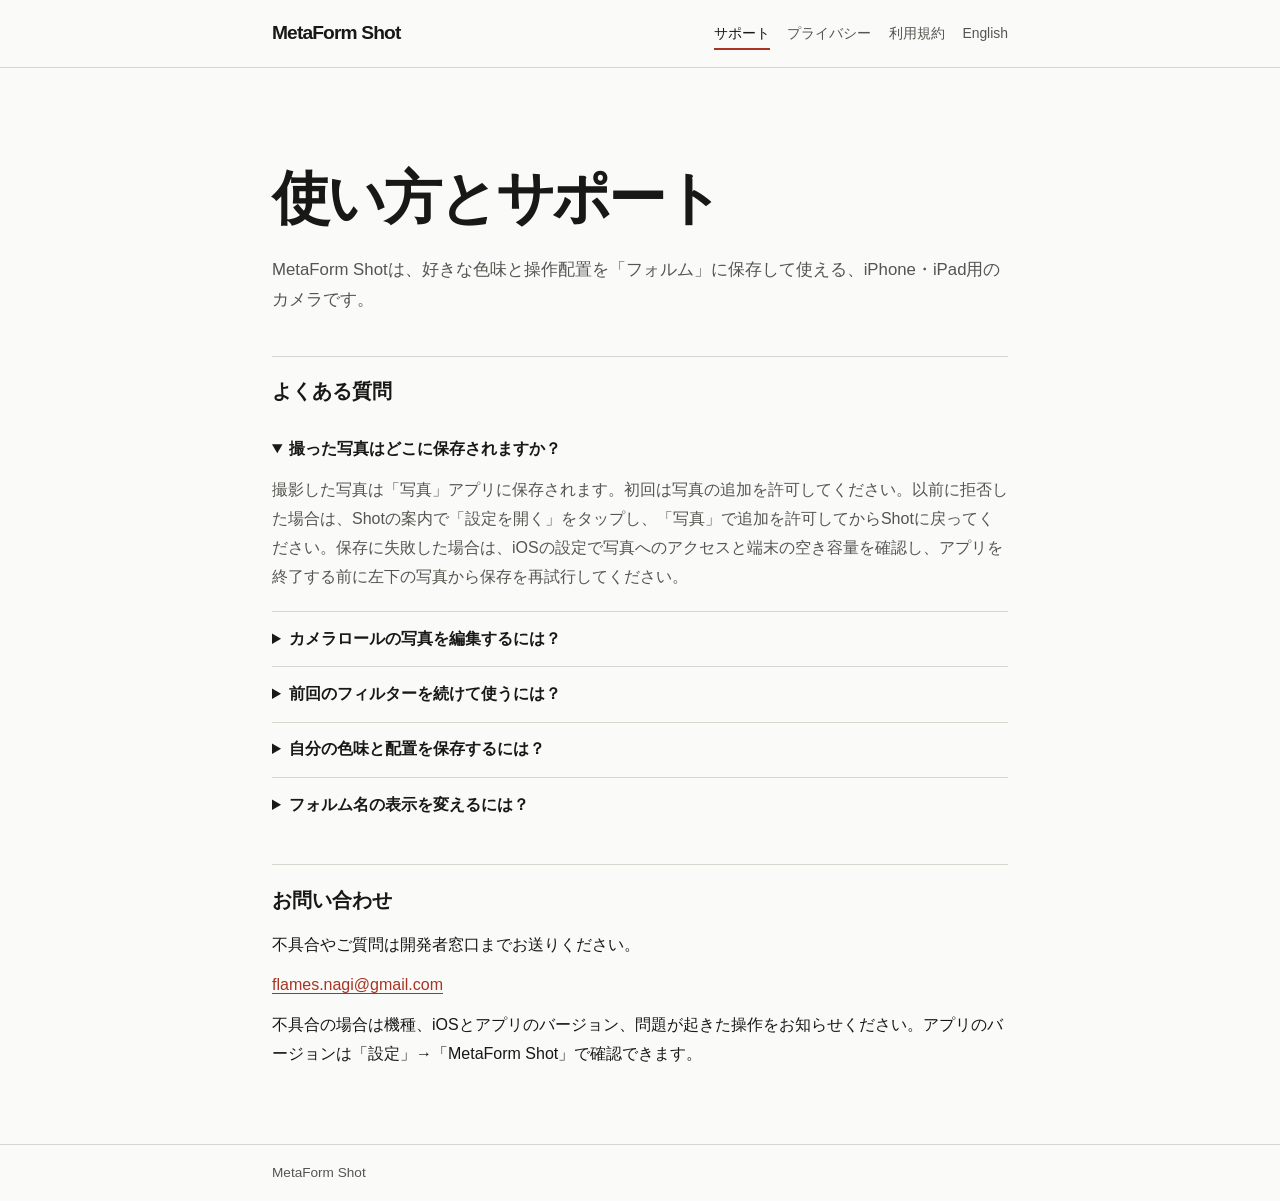
<file: index.html>
<!doctype html>
<html lang="ja">
<head>
<meta charset="utf-8">
<meta name="viewport" content="width=device-width,initial-scale=1">
<meta name="description" content="MetaForm Shotは、好きな色味と操作配置を「フォルム」に保存して使える、iPhone・iPad用のカメラです。">
<title>使い方とサポート | MetaForm Shot</title>
<link rel="stylesheet" href="./style.css">
<link rel="alternate" hreflang="ja" href="https://tamas-hub.github.io/metaform-shot-support/">
<link rel="alternate" hreflang="en" href="https://tamas-hub.github.io/metaform-shot-support/en/">
</head>
<body>
<header><div class="bar"><a class="brand" href="./">MetaForm Shot</a><nav aria-label="サイト内メニュー"><a href="./" aria-current="page">サポート</a><a href="./privacy/">プライバシー</a><a href="./terms/">利用規約</a><a lang="en" hreflang="en" href="./en/">English</a></nav></div></header>
<main>
<h1>使い方とサポート</h1>
<p class="intro">MetaForm Shotは、好きな色味と操作配置を「フォルム」に保存して使える、iPhone・iPad用のカメラです。</p>

<section><h2>よくある質問</h2>
<details open><summary>撮った写真はどこに保存されますか？</summary><p>撮影した写真は「写真」アプリに保存されます。初回は写真の追加を許可してください。以前に拒否した場合は、Shotの案内で「設定を開く」をタップし、「写真」で追加を許可してからShotに戻ってください。保存に失敗した場合は、iOSの設定で写真へのアクセスと端末の空き容量を確認し、アプリを終了する前に左下の写真から保存を再試行してください。</p></details>
<details><summary>カメラロールの写真を編集するには？</summary><p>ビルド18以降では「設定」→「カメラロールを開く」→「カメラロールから選ぶ」で写真やスクリーンショットを開けます。仕上げ画面で色味や切り抜きを調整し、「カメラロールにコピーを保存」で新しい写真を作れます。</p></details>
<details><summary>前回のフィルターを続けて使うには？</summary><p>設定で「前回のフィルターで起動」をオンにします。オフにすると次の起動時はOriginalで始まります。撮影画面でフォルムを選び直すと、そのフォルムに保存した色味を呼び出せます。</p></details>
<details><summary>自分の色味と配置を保存するには？</summary><p>撮影画面でフィルターと配置を調整し、選択中のフォルム名をタップします。「現在の配置と色味を保存」に名前を入力して「保存」を押すと、撮影画面から呼び出せます。</p></details>
<details><summary>フォルム名の表示を変えるには？</summary><p>設定の「上部バーのフォルム切替」で「ボタン」または「一覧」を選べます。一覧表示では、撮影画面のフォルム名を左右にスワイプして切り替えることもできます。</p></details></section>
<section><h2>お問い合わせ</h2><p>不具合やご質問は開発者窓口までお送りください。</p><p><a href="mailto:flames.nagi@gmail.com?subject=MetaForm%20Shot">flames.nagi@gmail.com</a></p><p>不具合の場合は機種、iOSとアプリのバージョン、問題が起きた操作をお知らせください。アプリのバージョンは「設定」→「MetaForm Shot」で確認できます。</p></section>
</main>
<footer><div class="bar">MetaForm Shot</div></footer>
</body>
</html>
</file>
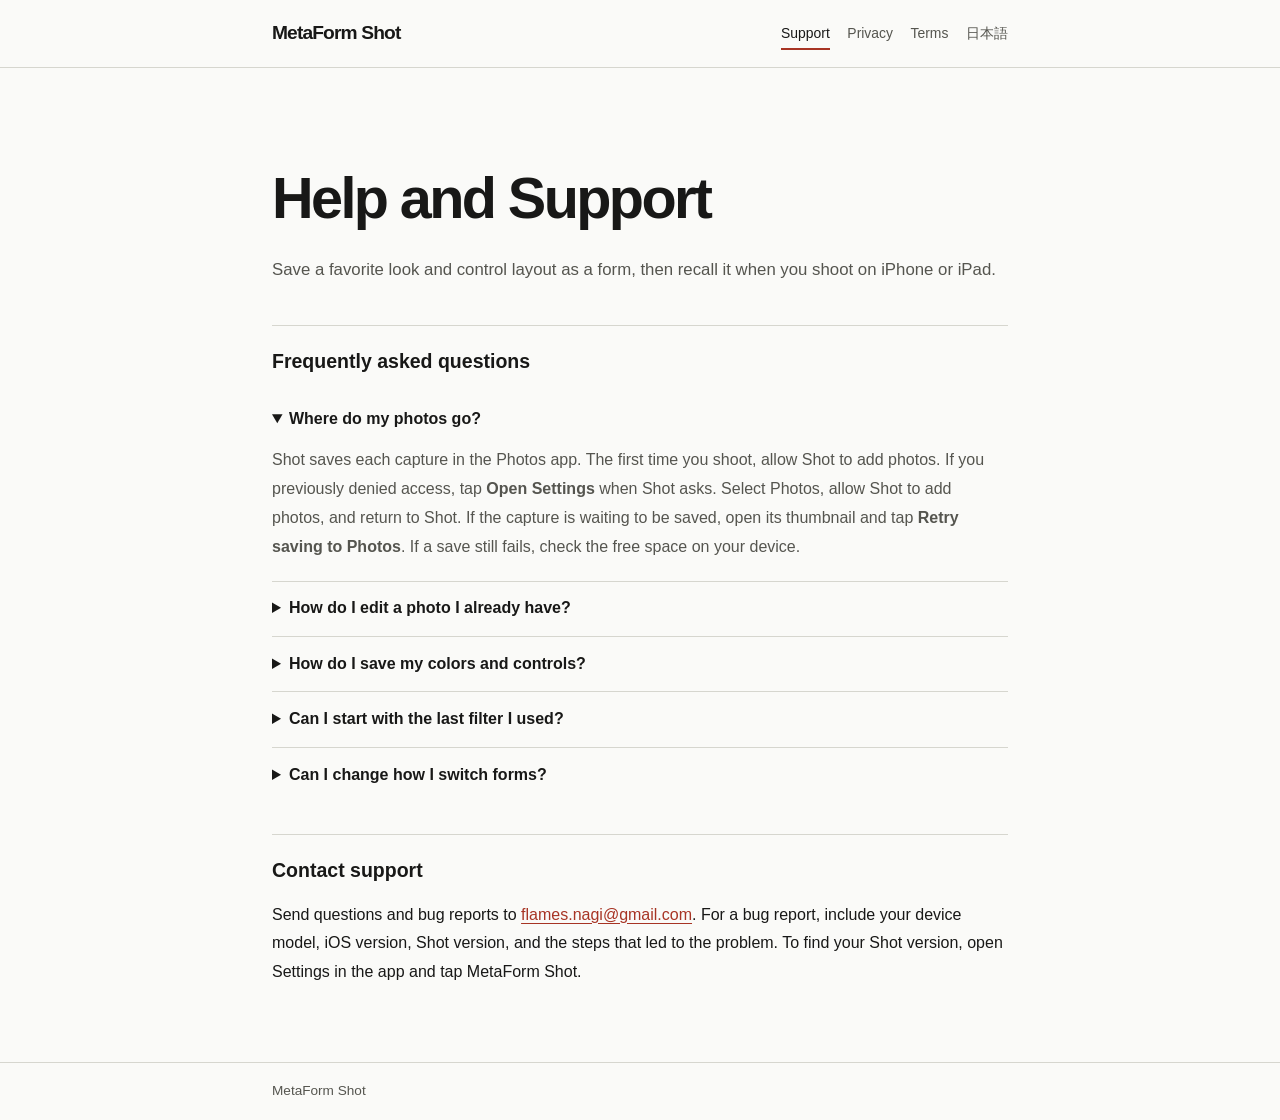
<file: en/index.html>
<!doctype html>
<html lang="en">
<head>
<meta charset="utf-8">
<meta name="viewport" content="width=device-width,initial-scale=1">
<meta name="description" content="Save a favorite look and control layout as a form, then recall it when you shoot on iPhone or iPad.">
<title>Help and Support | MetaForm Shot</title>
<link rel="stylesheet" href="./../style.css">
<link rel="alternate" hreflang="ja" href="https://tamas-hub.github.io/metaform-shot-support/">
<link rel="alternate" hreflang="en" href="https://tamas-hub.github.io/metaform-shot-support/en/">
</head>
<body>
<header><div class="bar"><a class="brand" href="./">MetaForm Shot</a><nav aria-label="Site navigation"><a href="./" aria-current="page">Support</a><a href="./privacy/">Privacy</a><a href="./terms/">Terms</a><a lang="ja" hreflang="ja" href="../">日本語</a></nav></div></header>
<main>
<h1>Help and Support</h1>
<p class="intro">Save a favorite look and control layout as a form, then recall it when you shoot on iPhone or iPad.</p>
<section><h2>Frequently asked questions</h2>
<details open><summary>Where do my photos go?</summary><p>Shot saves each capture in the Photos app. The first time you shoot, allow Shot to add photos. If you previously denied access, tap <strong>Open Settings</strong> when Shot asks. Select Photos, allow Shot to add photos, and return to Shot. If the capture is waiting to be saved, open its thumbnail and tap <strong>Retry saving to Photos</strong>. If a save still fails, check the free space on your device.</p></details>
<details><summary>How do I edit a photo I already have?</summary><p>On the camera screen, open the camera roll and choose <strong>All Photos</strong>. Select a photo, adjust its color or crop, then tap <strong>Save a copy to Photos</strong> to keep the result alongside the original.</p></details>
<details><summary>How do I save my colors and controls?</summary><p>Choose a filter and arrange the controls on the camera screen. Tap the current form name, choose <strong>Save current layout and color</strong>, give your form a name, and tap <strong>Save</strong>. You can pin up to three forms to the camera screen.</p></details>
<details><summary>Can I start with the last filter I used?</summary><p>Turn on <strong>Start with last filter</strong> in Shot’s settings. With this option off, Shot starts with Original. To return to the color stored in your current form, open the filter panel and tap <strong>Restore saved color</strong>.</p></details>
<details><summary>Can I change how I switch forms?</summary><p>In Shot’s settings, open <strong>Form switcher</strong> and choose <strong>Buttons</strong> or <strong>List</strong>. In list mode, you can also swipe across the form name on the camera screen.</p></details></section>
<section><h2>Contact support</h2><p>Send questions and bug reports to <a href="mailto:flames.nagi@gmail.com?subject=MetaForm%20Shot">flames.nagi@gmail.com</a>. For a bug report, include your device model, iOS version, Shot version, and the steps that led to the problem. To find your Shot version, open Settings in the app and tap MetaForm Shot.</p></section>
</main>
<footer><div class="bar">MetaForm Shot</div></footer>
</body>
</html>
</file>
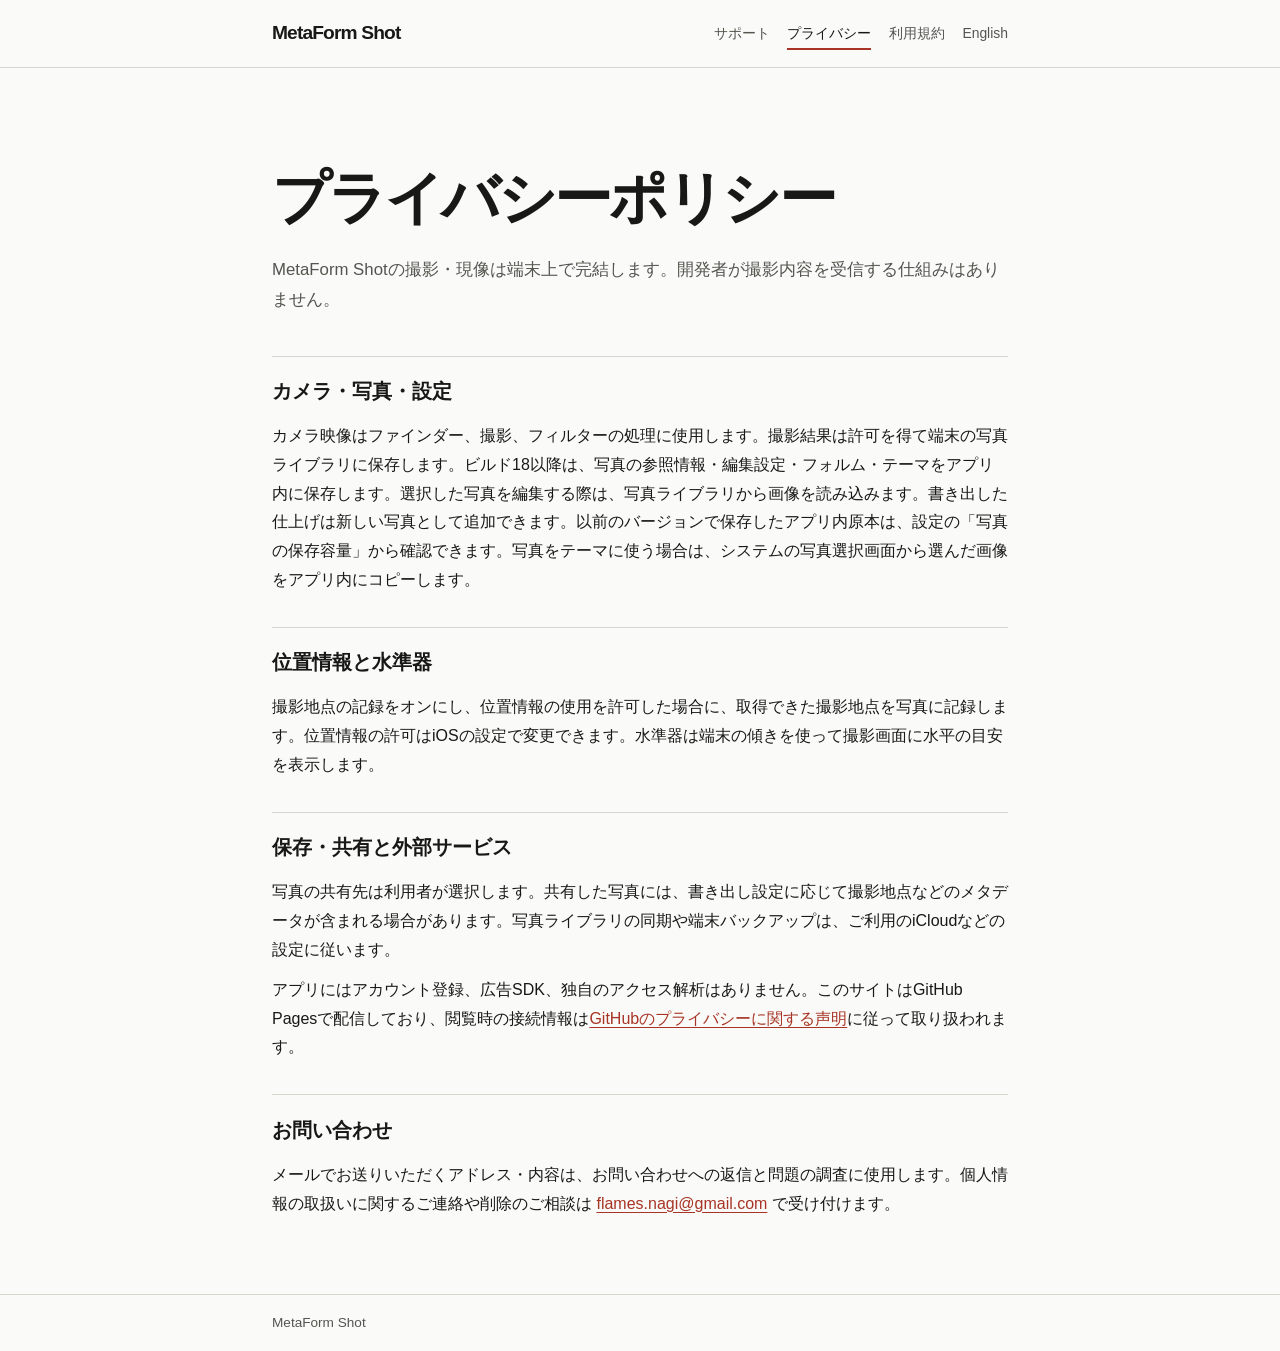
<file: privacy/index.html>
<!doctype html>
<html lang="ja">
<head>
<meta charset="utf-8">
<meta name="viewport" content="width=device-width,initial-scale=1">
<meta name="description" content="MetaForm Shotの撮影・現像は端末上で完結します。開発者が撮影内容を受信する仕組みはありません。">
<title>プライバシーポリシー | MetaForm Shot</title>
<link rel="stylesheet" href="../style.css">
<link rel="alternate" hreflang="ja" href="https://tamas-hub.github.io/metaform-shot-support/privacy/">
<link rel="alternate" hreflang="en" href="https://tamas-hub.github.io/metaform-shot-support/en/privacy/">
</head>
<body>
<header><div class="bar"><a class="brand" href="../">MetaForm Shot</a><nav aria-label="サイト内メニュー"><a href="../">サポート</a><a href="../privacy/" aria-current="page">プライバシー</a><a href="../terms/">利用規約</a><a lang="en" hreflang="en" href="../en/privacy/">English</a></nav></div></header>
<main>
<h1>プライバシーポリシー</h1>
<p class="intro">MetaForm Shotの撮影・現像は端末上で完結します。開発者が撮影内容を受信する仕組みはありません。</p>

<section><h2>カメラ・写真・設定</h2><p>カメラ映像はファインダー、撮影、フィルターの処理に使用します。撮影結果は許可を得て端末の写真ライブラリに保存します。ビルド18以降は、写真の参照情報・編集設定・フォルム・テーマをアプリ内に保存します。選択した写真を編集する際は、写真ライブラリから画像を読み込みます。書き出した仕上げは新しい写真として追加できます。以前のバージョンで保存したアプリ内原本は、設定の「写真の保存容量」から確認できます。写真をテーマに使う場合は、システムの写真選択画面から選んだ画像をアプリ内にコピーします。</p></section>
<section><h2>位置情報と水準器</h2><p>撮影地点の記録をオンにし、位置情報の使用を許可した場合に、取得できた撮影地点を写真に記録します。位置情報の許可はiOSの設定で変更できます。水準器は端末の傾きを使って撮影画面に水平の目安を表示します。</p></section>
<section><h2>保存・共有と外部サービス</h2><p>写真の共有先は利用者が選択します。共有した写真には、書き出し設定に応じて撮影地点などのメタデータが含まれる場合があります。写真ライブラリの同期や端末バックアップは、ご利用のiCloudなどの設定に従います。</p><p>アプリにはアカウント登録、広告SDK、独自のアクセス解析はありません。このサイトはGitHub Pagesで配信しており、閲覧時の接続情報は<a href="https://docs.github.com/ja/site-policy/privacy-policies/github-general-privacy-statement">GitHubのプライバシーに関する声明</a>に従って取り扱われます。</p></section>
<section><h2>お問い合わせ</h2><p>メールでお送りいただくアドレス・内容は、お問い合わせへの返信と問題の調査に使用します。個人情報の取扱いに関するご連絡や削除のご相談は <a href="mailto:flames.nagi@gmail.com?subject=MetaForm%20Shot">flames.nagi@gmail.com</a> で受け付けます。</p></section>
</main>
<footer><div class="bar">MetaForm Shot</div></footer>
</body>
</html>
</file>
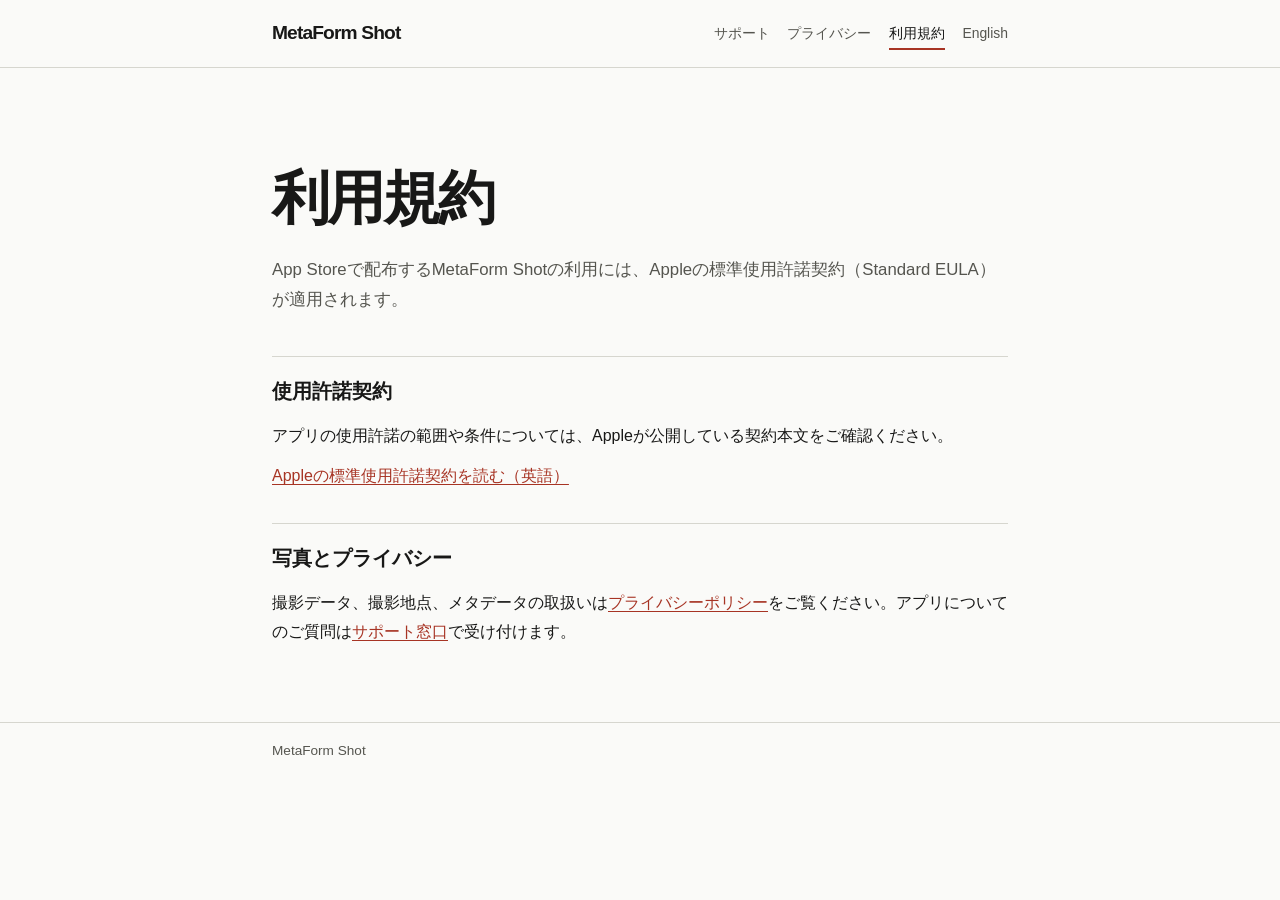
<file: terms/index.html>
<!doctype html>
<html lang="ja">
<head>
<meta charset="utf-8">
<meta name="viewport" content="width=device-width,initial-scale=1">
<meta name="description" content="App Storeで配布するMetaForm Shotの利用には、Appleの標準使用許諾契約（Standard EULA）が適用されます。">
<title>利用規約 | MetaForm Shot</title>
<link rel="stylesheet" href="../style.css">
<link rel="alternate" hreflang="ja" href="https://tamas-hub.github.io/metaform-shot-support/terms/">
<link rel="alternate" hreflang="en" href="https://tamas-hub.github.io/metaform-shot-support/en/terms/">
</head>
<body>
<header><div class="bar"><a class="brand" href="../">MetaForm Shot</a><nav aria-label="サイト内メニュー"><a href="../">サポート</a><a href="../privacy/">プライバシー</a><a href="../terms/" aria-current="page">利用規約</a><a lang="en" hreflang="en" href="../en/terms/">English</a></nav></div></header>
<main>
<h1>利用規約</h1>
<p class="intro">App Storeで配布するMetaForm Shotの利用には、Appleの標準使用許諾契約（Standard EULA）が適用されます。</p>

<section><h2>使用許諾契約</h2><p>アプリの使用許諾の範囲や条件については、Appleが公開している契約本文をご確認ください。</p><p><a href="https://www.apple.com/legal/internet-services/itunes/dev/stdeula/">Appleの標準使用許諾契約を読む（英語）</a></p></section>
<section><h2>写真とプライバシー</h2><p>撮影データ、撮影地点、メタデータの取扱いは<a href="../privacy/">プライバシーポリシー</a>をご覧ください。アプリについてのご質問は<a href="../">サポート窓口</a>で受け付けます。</p></section>
</main>
<footer><div class="bar">MetaForm Shot</div></footer>
</body>
</html>
</file>
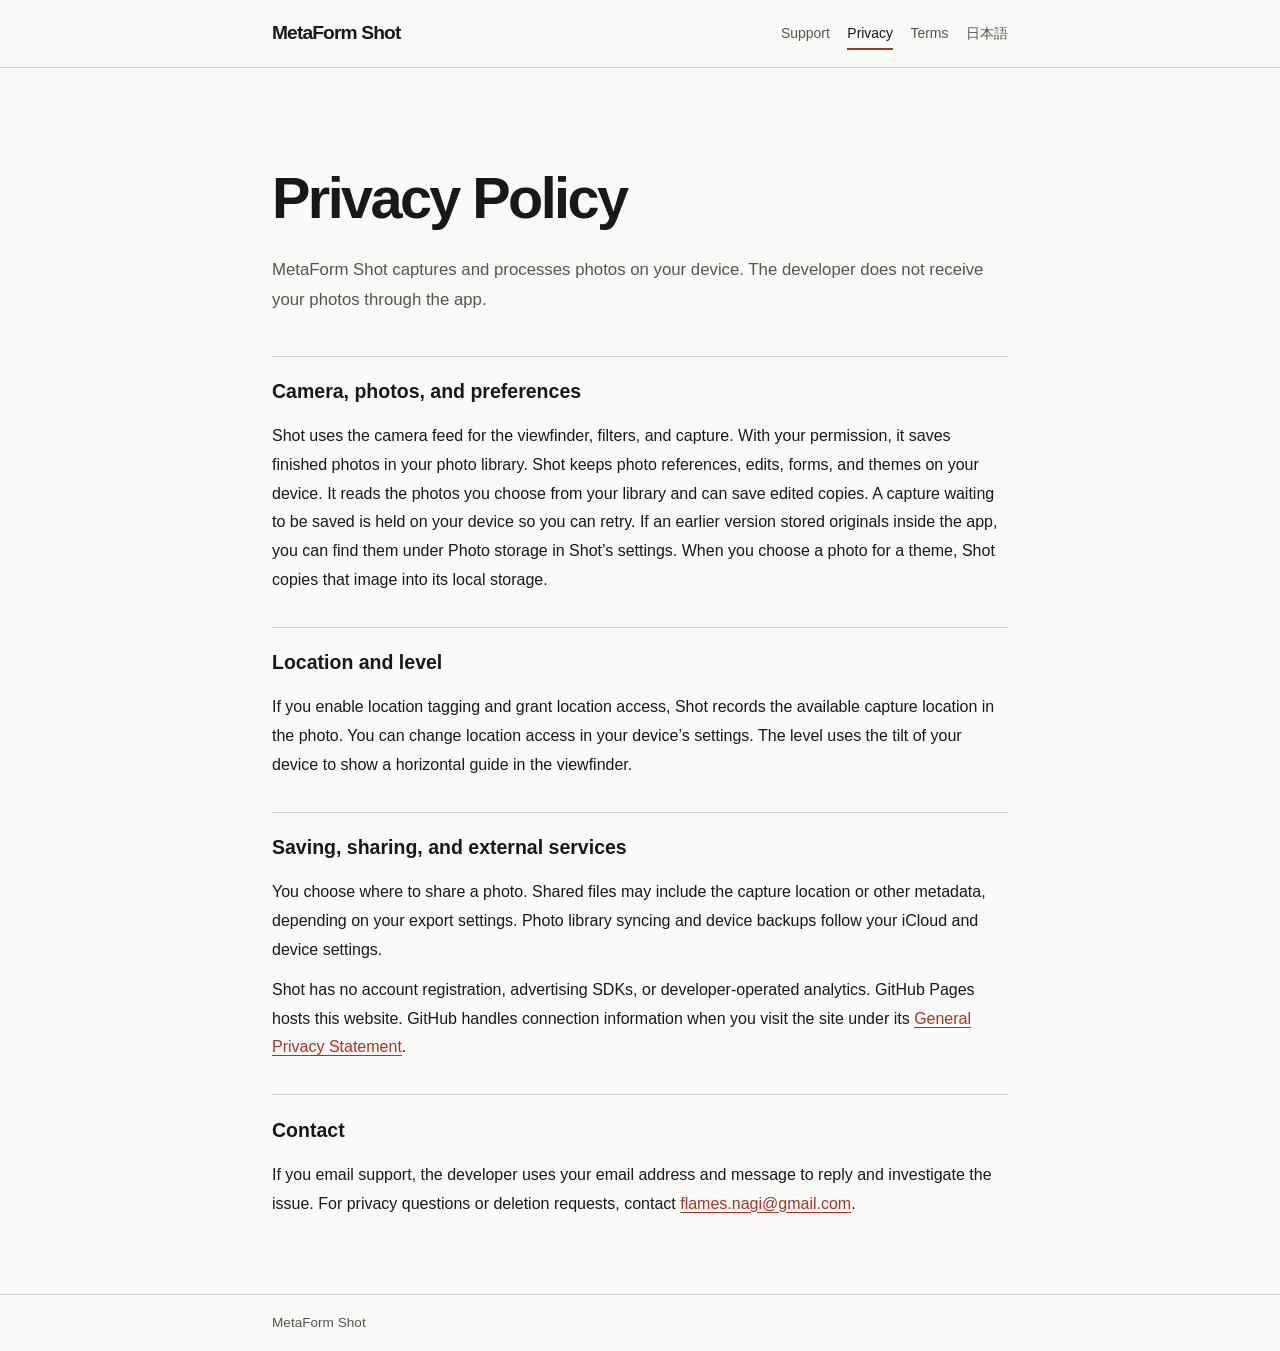
<file: en/privacy/index.html>
<!doctype html>
<html lang="en">
<head>
<meta charset="utf-8">
<meta name="viewport" content="width=device-width,initial-scale=1">
<meta name="description" content="MetaForm Shot captures and processes photos on your device. The developer does not receive your photos through the app.">
<title>Privacy Policy | MetaForm Shot</title>
<link rel="stylesheet" href="../../style.css">
<link rel="alternate" hreflang="ja" href="https://tamas-hub.github.io/metaform-shot-support/privacy/">
<link rel="alternate" hreflang="en" href="https://tamas-hub.github.io/metaform-shot-support/en/privacy/">
</head>
<body>
<header><div class="bar"><a class="brand" href="../">MetaForm Shot</a><nav aria-label="Site navigation"><a href="../">Support</a><a href="../privacy/" aria-current="page">Privacy</a><a href="../terms/">Terms</a><a lang="ja" hreflang="ja" href="../../privacy/">日本語</a></nav></div></header>
<main>
<h1>Privacy Policy</h1>
<p class="intro">MetaForm Shot captures and processes photos on your device. The developer does not receive your photos through the app.</p>
<section><h2>Camera, photos, and preferences</h2>
<p>Shot uses the camera feed for the viewfinder, filters, and capture. With your permission, it saves finished photos in your photo library. Shot keeps photo references, edits, forms, and themes on your device. It reads the photos you choose from your library and can save edited copies. A capture waiting to be saved is held on your device so you can retry. If an earlier version stored originals inside the app, you can find them under Photo storage in Shot’s settings. When you choose a photo for a theme, Shot copies that image into its local storage.</p></section>
<section><h2>Location and level</h2><p>If you enable location tagging and grant location access, Shot records the available capture location in the photo. You can change location access in your device’s settings. The level uses the tilt of your device to show a horizontal guide in the viewfinder.</p></section>
<section><h2>Saving, sharing, and external services</h2><p>You choose where to share a photo. Shared files may include the capture location or other metadata, depending on your export settings. Photo library syncing and device backups follow your iCloud and device settings.</p>
<p>Shot has no account registration, advertising SDKs, or developer-operated analytics. GitHub Pages hosts this website. GitHub handles connection information when you visit the site under its <a href="https://docs.github.com/en/site-policy/privacy-policies/github-general-privacy-statement">General Privacy Statement</a>.</p></section>
<section><h2>Contact</h2><p>If you email support, the developer uses your email address and message to reply and investigate the issue. For privacy questions or deletion requests, contact <a href="mailto:flames.nagi@gmail.com?subject=MetaForm%20Shot">flames.nagi@gmail.com</a>.</p></section>
</main>
<footer><div class="bar">MetaForm Shot</div></footer>
</body>
</html>
</file>
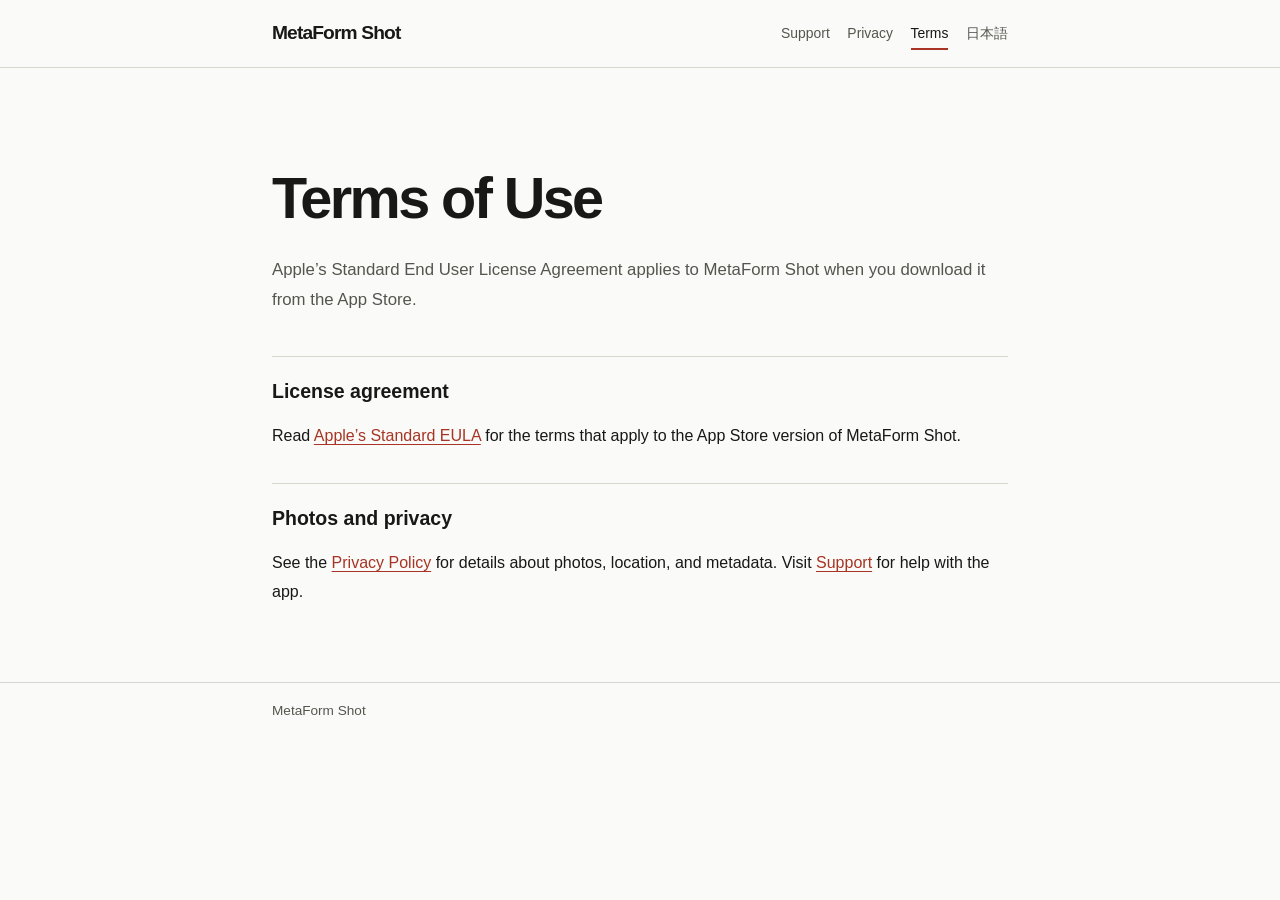
<file: en/terms/index.html>
<!doctype html>
<html lang="en">
<head>
<meta charset="utf-8">
<meta name="viewport" content="width=device-width,initial-scale=1">
<meta name="description" content="Apple’s Standard End User License Agreement applies to MetaForm Shot when you download it from the App Store.">
<title>Terms of Use | MetaForm Shot</title>
<link rel="stylesheet" href="../../style.css">
<link rel="alternate" hreflang="ja" href="https://tamas-hub.github.io/metaform-shot-support/terms/">
<link rel="alternate" hreflang="en" href="https://tamas-hub.github.io/metaform-shot-support/en/terms/">
</head>
<body>
<header><div class="bar"><a class="brand" href="../">MetaForm Shot</a><nav aria-label="Site navigation"><a href="../">Support</a><a href="../privacy/">Privacy</a><a href="../terms/" aria-current="page">Terms</a><a lang="ja" hreflang="ja" href="../../terms/">日本語</a></nav></div></header>
<main>
<h1>Terms of Use</h1>
<p class="intro">Apple’s Standard End User License Agreement applies to MetaForm Shot when you download it from the App Store.</p>
<section><h2>License agreement</h2><p>Read <a href="https://www.apple.com/legal/internet-services/itunes/dev/stdeula/">Apple’s Standard EULA</a> for the terms that apply to the App Store version of MetaForm Shot.</p></section>
<section><h2>Photos and privacy</h2><p>See the <a href="../privacy/">Privacy Policy</a> for details about photos, location, and metadata. Visit <a href="../">Support</a> for help with the app.</p></section>
</main>
<footer><div class="bar">MetaForm Shot</div></footer>
</body>
</html>
</file>
<file: style.css>
:root{color-scheme:light dark;--paper:#fafaf8;--ink:#181817;--soft:#55554f;--line:#d6d6cf;--accent:#a73424;font:100%/1.8 -apple-system,BlinkMacSystemFont,"Hiragino Sans","Yu Gothic",sans-serif}
*{box-sizing:border-box}
body{margin:0;background:var(--paper);color:var(--ink)}
.bar,main{max-width:52rem;margin:auto;padding-inline:clamp(1.2rem,5vw,3rem)}
header{border-bottom:1px solid var(--line)}
header .bar{display:flex;align-items:center;justify-content:space-between;gap:1rem;flex-wrap:wrap;padding-block:1rem}
.brand{font-size:1.2rem;font-weight:750;letter-spacing:-.045em;color:var(--ink);text-decoration:none}
nav{display:flex;gap:1.1rem;flex-wrap:wrap}
nav a{font-size:.87rem;color:var(--soft);text-decoration:none;padding-block:.25rem}
nav a[aria-current]{color:var(--ink);box-shadow:inset 0 -2px var(--accent)}
main{padding-block:clamp(2.6rem,8vw,6rem) 4rem}
h1{font-size:clamp(2rem,6vw,3.6rem);letter-spacing:-.045em;line-height:1.2;margin:0;text-wrap:balance}
.intro{margin:1.4rem 0 2.5rem;color:var(--soft);font-size:1.05rem}
section{border-top:1px solid var(--line);padding-top:1.1rem;margin-top:2rem}
h2{font-size:1.22rem;margin:0 0 .8rem}p{margin:.7rem 0}
summary{cursor:pointer;font-weight:650;padding:.8rem 0}
details+details{border-top:1px solid var(--line)}
details p{margin:0 0 1.2rem;color:var(--soft)}
a{color:var(--accent);text-underline-offset:.18em;overflow-wrap:anywhere}
a:focus-visible,summary:focus-visible{outline:2px solid var(--accent);outline-offset:4px}
footer{border-top:1px solid var(--line);color:var(--soft);font-size:.85rem;padding-block:1rem}
@media(prefers-color-scheme:dark){:root{--paper:#171817;--ink:#f1f1ed;--soft:#bcbcb5;--line:#42423c;--accent:#ff9987}}
</file>
